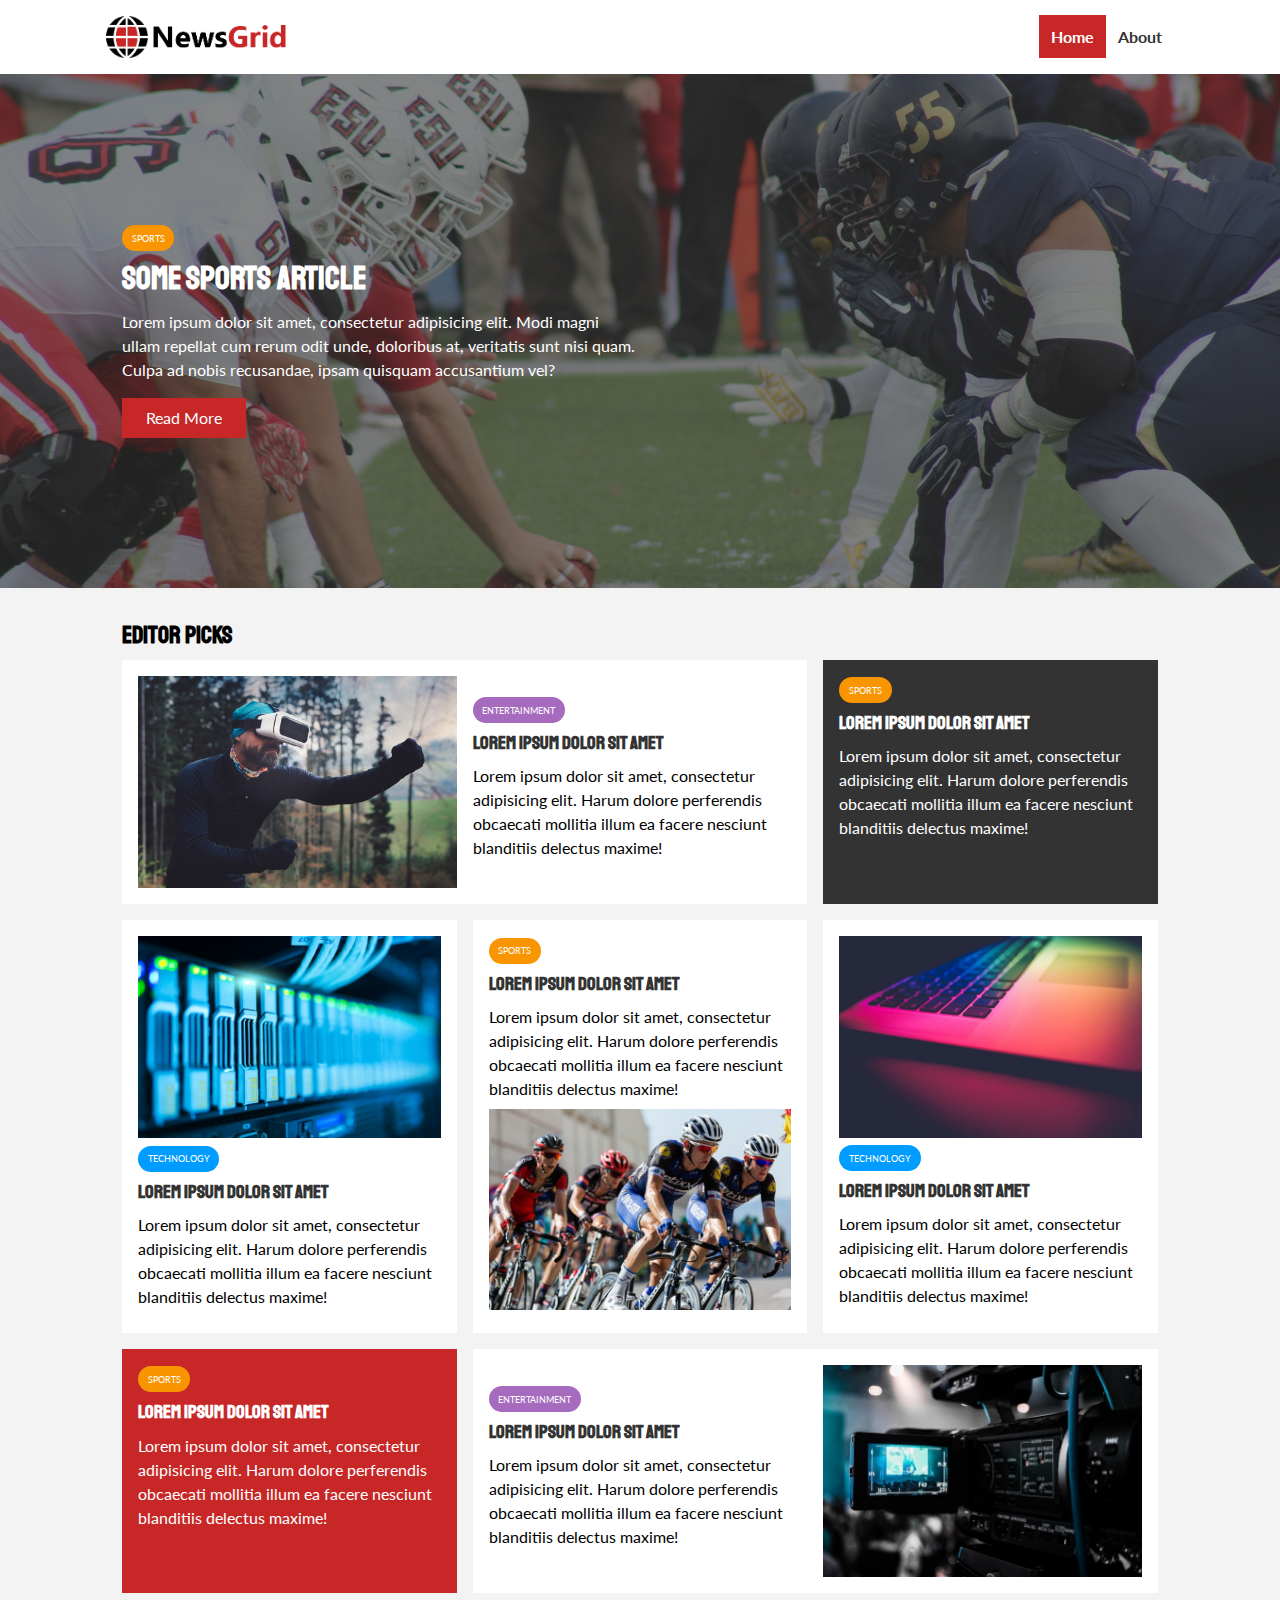
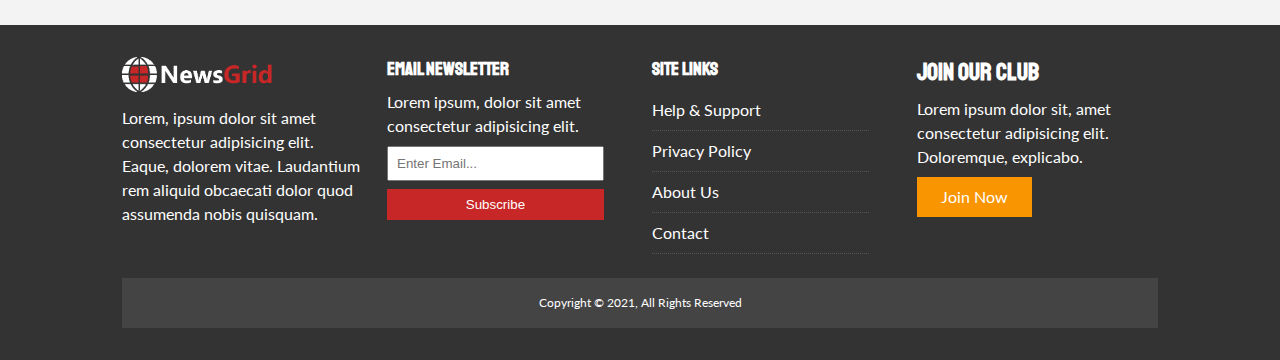
<file: index.html>
<!DOCTYPE html>
<html lang="en">

<head>
    <meta charset="UTF-8">
    <meta http-equiv="X-UA-Compatible" content="IE=edge">
    <meta name="viewport" content="width=device-width, initial-scale=1.0">
    <link rel="stylesheet" href="https://pro.fontawesome.com/releases/v5.10.0/css/all.css"
        integrity="sha384-AYmEC3Yw5cVb3ZcuHtOA93w35dYTsvhLPVnYs9eStHfGJvOvKxVfELGroGkvsg+p" crossorigin="anonymous" />
    <link rel="preconnect" href="https://fonts.gstatic.com">
    <link href="https://fonts.googleapis.com/css2?family=Lato&family=Staatliches&display=swap" rel="stylesheet">
    <link rel="stylesheet" href="css/style.css">
    <link rel="stylesheet" media="screen and (max-width: 768px)" href="css/mobile.css">
    <link rel="shortcut icon" type="image/x-icon" href="favicon.ico">
    <title>Newsgrid | Latest News</title>
</head>

<body>
    <nav id="main-nav">
        <div class="container">
            <img src="img/logo.png" alt="Newsgrid" class="logo">
            <div class="social">
                <a href="http://facebook.com" target="_blank"><i class="fab fa-facebook fa-2x"></i> </a>
                <a href="http://twitter.com" target="_blank"><i class="fab fa-twitter fa-2x"></i> </a>
                <a href="http://instagram.com" target="_blank"><i class="fab fa-instagram fa-2x"></i> </a>
                <a href="http://youtube.com" target="_blank"><i class="fab fa-youtube fa-2x"></i> </a>
            </div>
            <ul>
                <li><a class="current" href="index.html">Home</a></li>
                <li><a href="about.html">About</a></li>
            </ul>
        </div>
    </nav>

    <!-- Showcase -->

    <header id="showcase">
        <div class="container">
            <div class="showcase-container">
                <div class="showcase-content">
                    <div class="category category-sports">Sports</div>
                    <h1>Some Sports Article</h1>
                    <p>Lorem ipsum dolor sit amet, consectetur adipisicing elit. Modi magni ullam repellat cum rerum
                        odit unde, doloribus at, veritatis sunt nisi quam. Culpa ad nobis recusandae, ipsam quisquam
                        accusantium vel?</p>
                    <a href="article.html" class="btn btn-primary">Read More</a>
                </div>
            </div>
        </div>
    </header>

    <!-- Home Articles -->

    <section id="home-articles" class="py-2">
        <div class="container">
            <h2>Editor Picks</h2>
            <div class="articles-container">
                <article class="card">
                    <img src="./img/articles/ent1.jpg" alt="">
                    <div>
                        <div class="category category-ent">Entertainment</div>
                        <h3>
                            <a href="article.html">Lorem ipsum dolor sit amet</a>
                        </h3>
                        <p>Lorem ipsum dolor sit amet, consectetur adipisicing elit. Harum dolore perferendis obcaecati
                            mollitia illum ea facere nesciunt blanditiis delectus maxime!</p>
                    </div>
                </article>
                <article class="card bg-dark">
                    <div class="category category-sports">Sports</div>
                    <h3>
                        <a href="article.html">Lorem ipsum dolor sit amet</a>
                    </h3>
                    <p>Lorem ipsum dolor sit amet, consectetur adipisicing elit. Harum dolore perferendis obcaecati
                        mollitia illum ea facere nesciunt blanditiis delectus maxime!</p>
                </article>
                <article class="card">
                    <img src="/img/articles/tech1.jpg " alt="">
                    <div class="category category-tech">Technology</div>
                    <h3>
                        <a href="article.html">Lorem ipsum dolor sit amet</a>
                    </h3>
                    <p>Lorem ipsum dolor sit amet, consectetur adipisicing elit. Harum dolore perferendis obcaecati
                        mollitia illum ea facere nesciunt blanditiis delectus maxime!</p>
                </article>
                <article class="card">
                    <div class="category category-sports">Sports</div>
                    <h3>
                        <a href="article.html">Lorem ipsum dolor sit amet</a>
                    </h3>
                    <p>Lorem ipsum dolor sit amet, consectetur adipisicing elit. Harum dolore perferendis obcaecati
                        mollitia illum ea facere nesciunt blanditiis delectus maxime!</p>
                    <img src="/img/articles/sports1.jpg " alt="">
                </article>
                <article class="card">
                    <img src="/img/articles/tech2.jpg " alt="">
                    <div class="category category-tech">Technology</div>
                    <h3>
                        <a href="article.html">Lorem ipsum dolor sit amet</a>
                    </h3>
                    <p>Lorem ipsum dolor sit amet, consectetur adipisicing elit. Harum dolore perferendis obcaecati
                        mollitia illum ea facere nesciunt blanditiis delectus maxime!</p>
                </article>
                <article class="card bg-primary">
                    <div class="category category-sports">Sports</div>
                    <h3>
                        <a href="article.html">Lorem ipsum dolor sit amet</a>
                    </h3>
                    <p>Lorem ipsum dolor sit amet, consectetur adipisicing elit. Harum dolore perferendis obcaecati
                        mollitia illum ea facere nesciunt blanditiis delectus maxime!</p>
                </article>
                <article class="card">
                    <div>
                        <div class="category category-ent">Entertainment</div>
                        <h3>
                            <a href="article.html">Lorem ipsum dolor sit amet</a>
                        </h3>
                        <p>Lorem ipsum dolor sit amet, consectetur adipisicing elit. Harum dolore perferendis obcaecati
                            mollitia illum ea facere nesciunt blanditiis delectus maxime!</p>
                    </div>
                    <img src="./img/articles/ent2.jpg" alt="">
                </article>
            </div>
        </div>
    </section>

    <!-- Footer -->

    <footer id="main-footer" class="py-2">
        <div class="container footer-container">
            <div>
                <img src="./img/logo_light.png" alt="NewsGrid">
                <p>Lorem, ipsum dolor sit amet consectetur adipisicing elit. Eaque, dolorem vitae. Laudantium rem
                    aliquid obcaecati dolor quod assumenda nobis quisquam.</p>
            </div>
            <div>
                <h3>Email Newsletter</h3>
                <p>Lorem ipsum, dolor sit amet consectetur adipisicing elit.</p>
                <form name="contact" method="POST" data-netlify="true">
                    <input type="email" name="email" placeholder="Enter Email...">
                    <input type="submit" value="Subscribe" class="btn btn-primary">
                </form>
            </div>
            <div>
                <h3>Site Links</h3>
                <ul class="list">
                    <li><a href="#">Help & Support</a></li>
                    <li><a href="#">Privacy Policy</a></li>
                    <li><a href="#">About Us</a></li>
                    <li><a href="#">Contact</a></li>
                </ul>
            </div>
            <div>
                <h2>Join Our Club</h2>
                <p>Lorem ipsum dolor sit, amet consectetur adipisicing elit. Doloremque, explicabo.</p>
                <a href="#" class="btn btn-secondary">Join Now</a>
            </div>
            <div>
                <p>Copyright &copy; 2021, All Rights Reserved</p>
            </div>
        </div>
    </footer>
</body>

</html>
</file>
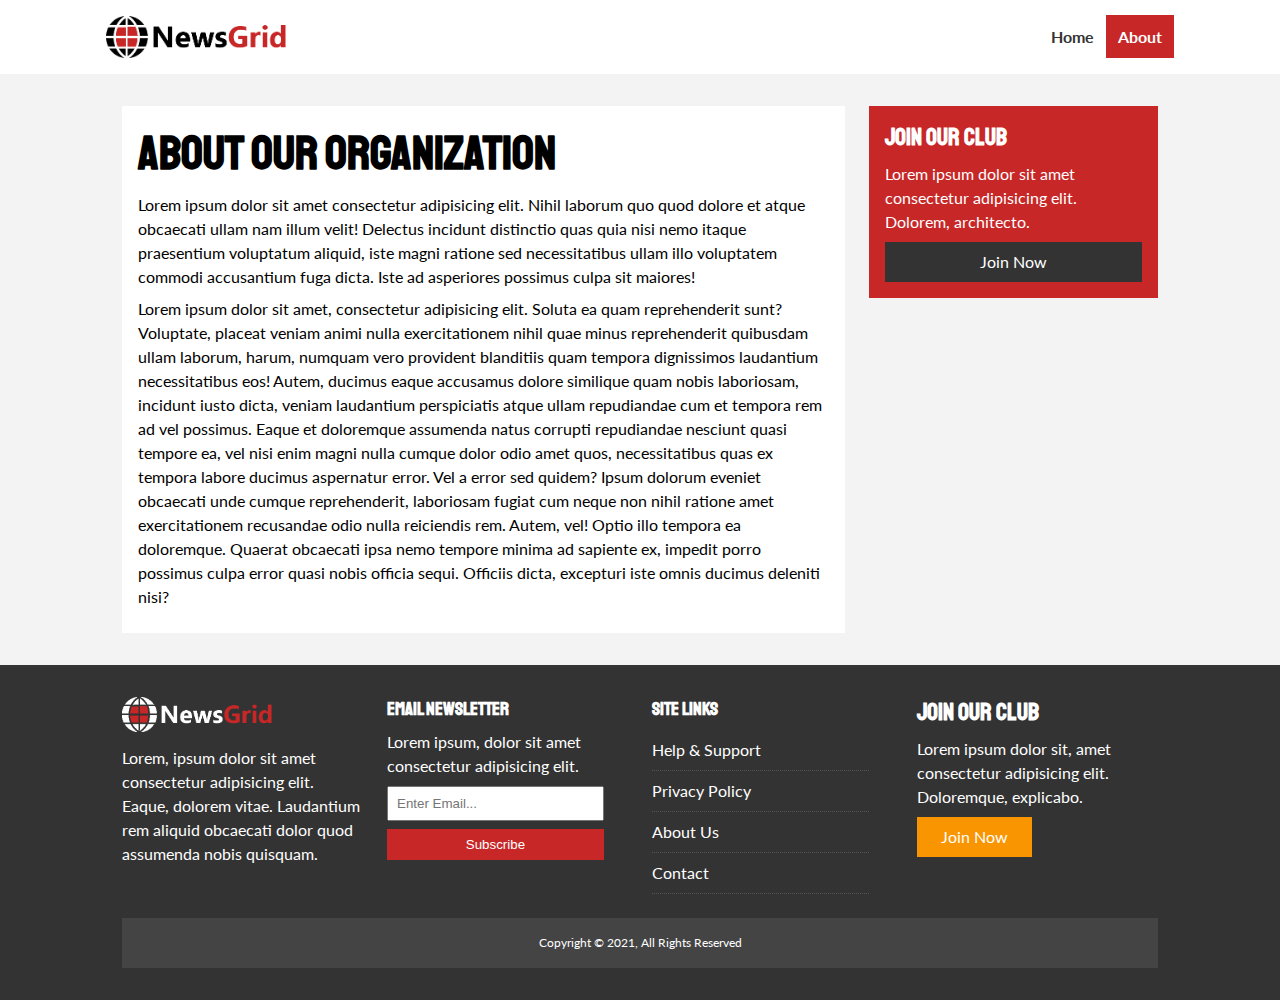
<file: about.html>
<!DOCTYPE html>
<html lang="en">

<head>
    <meta charset="UTF-8">
    <meta http-equiv="X-UA-Compatible" content="IE=edge">
    <meta name="viewport" content="width=device-width, initial-scale=1.0">
    <link rel="stylesheet" href="https://pro.fontawesome.com/releases/v5.10.0/css/all.css"
        integrity="sha384-AYmEC3Yw5cVb3ZcuHtOA93w35dYTsvhLPVnYs9eStHfGJvOvKxVfELGroGkvsg+p" crossorigin="anonymous" />
    <link rel="preconnect" href="https://fonts.gstatic.com">
    <link href="https://fonts.googleapis.com/css2?family=Lato&family=Staatliches&display=swap" rel="stylesheet">
    <link rel="stylesheet" href="css/style.css">
    <link rel="stylesheet" media="screen and (max-width: 768px)" href="css/mobile.css">
    <link rel="shortcut icon" type="image/x-icon" href="favicon.ico">
    <title>Newsgrid | About</title>
</head>

<body>
    <nav id="main-nav">
        <div class="container">
            <img src="img/logo.png" alt="Newsgrid" class="logo">
            <div class="social">
                <a href="http://facebook.com" target="_blank"><i class="fab fa-facebook fa-2x"></i> </a>
                <a href="http://twitter.com" target="_blank"><i class="fab fa-twitter fa-2x"></i> </a>
                <a href="http://instagram.com" target="_blank"><i class="fab fa-instagram fa-2x"></i> </a>
                <a href="http://youtube.com" target="_blank"><i class="fab fa-youtube fa-2x"></i> </a>
            </div>
            <ul>
                <li><a href="index.html">Home</a></li>
                <li><a class="current" href="about.html">About</a></li>
            </ul>
        </div>
    </nav>

    <section id="about">
        <div class="container">
            <div class="page-container">
                <article class="card">
                    <h1 class="l-heading">About Our Organization</h1>
                    <p>Lorem ipsum dolor sit amet consectetur adipisicing elit. Nihil laborum quo quod dolore et atque
                        obcaecati ullam nam illum velit! Delectus incidunt distinctio quas quia nisi nemo itaque
                        praesentium voluptatum aliquid, iste magni ratione sed necessitatibus ullam illo voluptatem
                        commodi accusantium fuga dicta. Iste ad asperiores possimus culpa sit maiores!</p>
                    <p>Lorem ipsum dolor sit amet, consectetur adipisicing elit. Soluta ea quam reprehenderit sunt?
                        Voluptate, placeat veniam animi nulla exercitationem nihil quae minus reprehenderit quibusdam
                        ullam laborum, harum, numquam vero provident blanditiis quam tempora dignissimos laudantium
                        necessitatibus eos! Autem, ducimus eaque accusamus dolore similique quam nobis laboriosam,
                        incidunt iusto dicta, veniam laudantium perspiciatis atque ullam repudiandae cum et tempora rem
                        ad vel possimus. Eaque et doloremque assumenda natus corrupti repudiandae nesciunt quasi tempore
                        ea, vel nisi enim magni nulla cumque dolor odio amet quos, necessitatibus quas ex tempora labore
                        ducimus aspernatur error. Vel a error sed quidem? Ipsum dolorum eveniet obcaecati unde cumque
                        reprehenderit, laboriosam fugiat cum neque non nihil ratione amet exercitationem recusandae odio
                        nulla reiciendis rem. Autem, vel! Optio illo tempora ea doloremque. Quaerat obcaecati ipsa nemo
                        tempore minima ad sapiente ex, impedit porro possimus culpa error quasi nobis officia sequi.
                        Officiis dicta, excepturi iste omnis ducimus deleniti nisi?</p>
                </article>
                <aside class="card bg-primary">
                    <h2>Join Our Club</h2>
                    <p>Lorem ipsum dolor sit amet consectetur adipisicing elit. Dolorem, architecto.</p>
                    <a href="#" class="btn btn-dark btn-block">Join Now</a>
                </aside>
            </div>
        </div>
    </section>

    <!-- Footer -->

    <footer id="main-footer" class="py-2">
        <div class="container footer-container">
            <div>
                <img src="./img/logo_light.png" alt="NewsGrid">
                <p>Lorem, ipsum dolor sit amet consectetur adipisicing elit. Eaque, dolorem vitae. Laudantium rem
                    aliquid obcaecati dolor quod assumenda nobis quisquam.</p>
            </div>
            <div>
                <h3>Email Newsletter</h3>
                <p>Lorem ipsum, dolor sit amet consectetur adipisicing elit.</p>
                <form name="contact" method="POST" data-netlify="true">
                    <input type="email" name="email" placeholder="Enter Email...">
                    <input type="submit" value="Subscribe" class="btn btn-primary">
                </form>
            </div>
            <div>
                <h3>Site Links</h3>
                <ul class="list">
                    <li><a href="#">Help & Support</a></li>
                    <li><a href="#">Privacy Policy</a></li>
                    <li><a href="#">About Us</a></li>
                    <li><a href="#">Contact</a></li>
                </ul>
            </div>
            <div>
                <h2>Join Our Club</h2>
                <p>Lorem ipsum dolor sit, amet consectetur adipisicing elit. Doloremque, explicabo.</p>
                <a href="#" class="btn btn-secondary">Join Now</a>
            </div>
            <div>
                <p>Copyright &copy; 2021, All Rights Reserved</p>
            </div>
        </div>
    </footer>
</body>

</html>
</file>
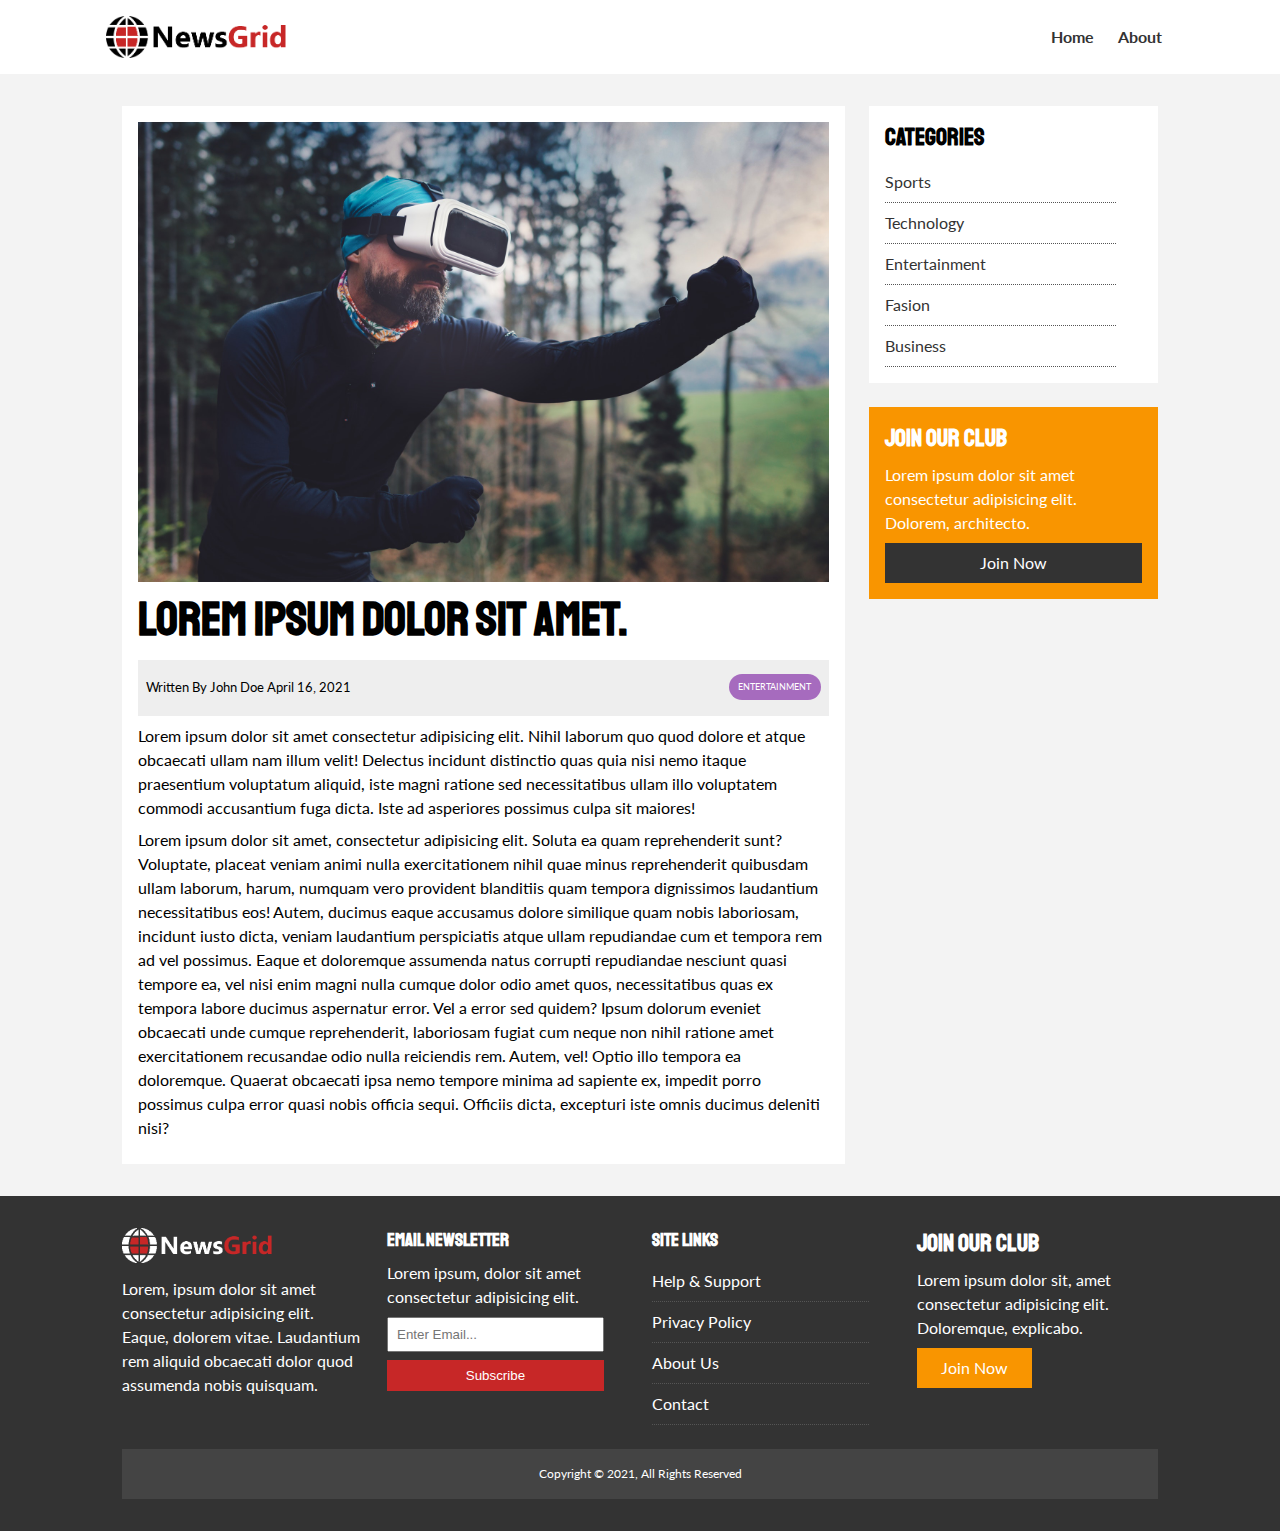
<file: article.html>
<!DOCTYPE html>
<html lang="en">

<head>
    <meta charset="UTF-8">
    <meta http-equiv="X-UA-Compatible" content="IE=edge">
    <meta name="viewport" content="width=device-width, initial-scale=1.0">
    <link rel="stylesheet" href="https://pro.fontawesome.com/releases/v5.10.0/css/all.css"
        integrity="sha384-AYmEC3Yw5cVb3ZcuHtOA93w35dYTsvhLPVnYs9eStHfGJvOvKxVfELGroGkvsg+p" crossorigin="anonymous" />
    <link rel="preconnect" href="https://fonts.gstatic.com">
    <link href="https://fonts.googleapis.com/css2?family=Lato&family=Staatliches&display=swap" rel="stylesheet">
    <link rel="stylesheet" href="css/style.css">
    <link rel="stylesheet" media="screen and (max-width: 768px)" href="css/mobile.css">
    <link rel="shortcut icon" type="image/x-icon" href="favicon.ico">
    <title>Newsgrid | Latest News</title>
</head>

<body>
    <nav id="main-nav">
        <div class="container">
            <img src="img/logo.png" alt="Newsgrid" class="logo">
            <div class="social">
                <a href="http://facebook.com" target="_blank"><i class="fab fa-facebook fa-2x"></i> </a>
                <a href="http://twitter.com" target="_blank"><i class="fab fa-twitter fa-2x"></i> </a>
                <a href="http://instagram.com" target="_blank"><i class="fab fa-instagram fa-2x"></i> </a>
                <a href="http://youtube.com" target="_blank"><i class="fab fa-youtube fa-2x"></i> </a>
            </div>
            <ul>
                <li><a href="index.html">Home</a></li>
                <li><a href="about.html">About</a></li>
            </ul>
        </div>
    </nav>

    <section id="article">
        <div class="container">
            <div class="page-container">
                <article class="card">
                    <img src="./img/articles/ent1.jpg" alt="">
                    <h1 class="l-heading">Lorem ipsum dolor sit amet.</h1>
                    <div class="meta">
                        <small>
                            <i class="fas fa-user"></i> Written By John Doe April 16, 2021
                        </small>
                        <div class="category category-ent">Entertainment</div>
                    </div>
                    <p>Lorem ipsum dolor sit amet consectetur adipisicing elit. Nihil laborum quo quod dolore et atque
                        obcaecati ullam nam illum velit! Delectus incidunt distinctio quas quia nisi nemo itaque
                        praesentium voluptatum aliquid, iste magni ratione sed necessitatibus ullam illo voluptatem
                        commodi accusantium fuga dicta. Iste ad asperiores possimus culpa sit maiores!</p>
                    <p>Lorem ipsum dolor sit amet, consectetur adipisicing elit. Soluta ea quam reprehenderit sunt?
                        Voluptate, placeat veniam animi nulla exercitationem nihil quae minus reprehenderit quibusdam
                        ullam laborum, harum, numquam vero provident blanditiis quam tempora dignissimos laudantium
                        necessitatibus eos! Autem, ducimus eaque accusamus dolore similique quam nobis laboriosam,
                        incidunt iusto dicta, veniam laudantium perspiciatis atque ullam repudiandae cum et tempora rem
                        ad vel possimus. Eaque et doloremque assumenda natus corrupti repudiandae nesciunt quasi tempore
                        ea, vel nisi enim magni nulla cumque dolor odio amet quos, necessitatibus quas ex tempora labore
                        ducimus aspernatur error. Vel a error sed quidem? Ipsum dolorum eveniet obcaecati unde cumque
                        reprehenderit, laboriosam fugiat cum neque non nihil ratione amet exercitationem recusandae odio
                        nulla reiciendis rem. Autem, vel! Optio illo tempora ea doloremque. Quaerat obcaecati ipsa nemo
                        tempore minima ad sapiente ex, impedit porro possimus culpa error quasi nobis officia sequi.
                        Officiis dicta, excepturi iste omnis ducimus deleniti nisi?</p>
                </article>

                <aside id="categories" class="card">
                    <h2>Categories</h2>
                    <ul class="list">
                        <li><a href="#"><i class="fas fa-chevron-right"></i> Sports</a></li>
                        <li><a href="#"><i class="fas fa-chevron-right"></i> Technology</a></li>
                        <li><a href="#"><i class="fas fa-chevron-right"></i> Entertainment</a></li>
                        <li><a href="#"><i class="fas fa-chevron-right"></i> Fasion</a></li>
                        <li><a href="#"><i class="fas fa-chevron-right"></i> Business</a></li>
                    </ul>
                </aside>

                <aside class="card bg-secondary">
                    <h2>Join Our Club</h2>
                    <p>Lorem ipsum dolor sit amet consectetur adipisicing elit. Dolorem, architecto.</p>
                    <a href="#" class="btn btn-dark btn-block">Join Now</a>
                </aside>
            </div>
        </div>
    </section>

    <!-- Footer -->

    <footer id="main-footer" class="py-2">
        <div class="container footer-container">
            <div>
                <img src="./img/logo_light.png" alt="NewsGrid">
                <p>Lorem, ipsum dolor sit amet consectetur adipisicing elit. Eaque, dolorem vitae. Laudantium rem
                    aliquid obcaecati dolor quod assumenda nobis quisquam.</p>
            </div>
            <div>
                <h3>Email Newsletter</h3>
                <p>Lorem ipsum, dolor sit amet consectetur adipisicing elit.</p>
                <form name="contact" method="POST" data-netlify="true">
                    <input type="email" name="email" placeholder="Enter Email...">
                    <input type="submit" value="Subscribe" class="btn btn-primary">
                </form>
            </div>
            <div>
                <h3>Site Links</h3>
                <ul class="list">
                    <li><a href="#">Help & Support</a></li>
                    <li><a href="#">Privacy Policy</a></li>
                    <li><a href="#">About Us</a></li>
                    <li><a href="#">Contact</a></li>
                </ul>
            </div>
            <div>
                <h2>Join Our Club</h2>
                <p>Lorem ipsum dolor sit, amet consectetur adipisicing elit. Doloremque, explicabo.</p>
                <a href="#" class="btn btn-secondary">Join Now</a>
            </div>
            <div>
                <p>Copyright &copy; 2021, All Rights Reserved</p>
            </div>
        </div>
    </footer>
</body>

</html>
</file>
<file: css/style.css>
:root {
  --primary-color: #c72727;
  --secondary-color: #f99500;
  --light-color: #f3f3f3;
  --dark-color: #333;
  --max-width: 1100px;
}

.category {
  --sports-color: #f99500;
  --ent-color: #a66bbe;
  --tech-color: #009cff;
}

* {
  margin: 0;
  padding: 0;
  box-sizing: border-box;
}

body {
  font-family: "Lato", sans-serif;
  line-height: 1.5;
  background: var(--light-color);
}

a {
  color: #333;
  text-decoration: none;
}

ul {
  list-style-type: none;
}

p {
  margin: 0.5rem 0;
}

img {
  width: 100%;
}

h1,
h2,
h3,
h4,
h5,
h6 {
  font-family: "Staatliches", cursive;
  margin-bottom: 0.55rem;
  line-height: 1.3;
}

/* Utility */

.container {
  max-width: var(--max-width);
  margin: auto;
  padding: 0 2rem;
  overflow: hidden;
}

.category {
  display: inline-block;
  color: #fff;
  font-size: 0.55rem;
  text-transform: uppercase;
  padding: 0.4rem 0.6rem;
  border-radius: 15px;
  margin-bottom: 0.5rem;
}

.category-sports {
  background: var(--sports-color);
}

.category-ent {
  background: var(--ent-color);
}

.category-tech {
  background: var(--tech-color);
}

.btn {
  display: inline-block;
  border: none;
  background: var(--dark-color);
  color: #fff;
  padding: 0.5rem 1.5rem;
}

.btn-light {
  background: var(--light-color);
}

.btn-primary {
  background: var(--primary-color);
}
.btn-secondary {
  background: var(--secondary-color);
}

.btn:hover {
  opacity: 0.9;
}

.btn-block {
  display: block;
  width: 100%;
  text-align: center;
}

.card {
  background: #fff;
  padding: 1rem;
}

.bg-dark {
  background: var(--dark-color);
  color: #fff;
}

.bg-primary {
  background: var(--primary-color);
  color: #fff;
}

.bg-secondary {
  background: var(--secondary-color);
  color: #fff;
}

.bg-dark h1,
.bg-dark h2,
.bg-dark h3,
.bg-dark a,
.bg-primary h1,
.bg-primary h2,
.bg-primary h3,
.bg-primary a,
.bg-secondary h1,
.bg-secondary h2,
.bg-secondary h3,
.bg-secondary a {
  color: #fff;
}

.py-1 {
  padding: 1.5rem 0;
}

.py-2 {
  padding: 2rem 0;
}

.py-3 {
  padding: 3rem 0;
}

.p-1 {
  padding: 1.5rem;
}

.p-2 {
  padding: 2rem;
}

.p-3 {
  padding: 3rem;
}

.l-heading {
  font-size: 3rem;
}

.list li {
  padding: 0.5rem 0;
  border-bottom: 1px dotted #555;
  width: 90%;
}

.list li a:hover {
  color: var(--primary-color) !important;
}

/* Inner Page Grid Container */
.page-container {
  display: grid;
  grid-template-columns: 5fr 2fr;
  margin: 2rem 0;
  grid-gap: 1.5rem;
}

.page-container > *:first-child {
  grid-row: 1 / span 3;
}

/* Navigation */

#main-nav {
  background: #fff;
  position: sticky;
  top: 0;
  z-index: 2;
}

#main-nav .container {
  display: grid;
  grid-template-columns: 6fr 3fr 2fr;
  padding: 1rem;
  align-items: center;
}

#main-nav .logo {
  width: 180px;
}

#main-nav ul {
  justify-self: end;
  display: flex;
}

#main-nav ul li a {
  padding: 0.75rem;
  font-weight: bold;
}

#main-nav ul li a.current {
  background: var(--primary-color);
  color: #fff;
}

#main-nav ul li a:hover {
  background: var(--light-color);
  color: var(--dark-color);
}

#main-nav .social {
  justify-self: center;
}
#main-nav .social i {
  color: #777;
  margin-right: 0.5rem;
}

/* Showcase */

#showcase {
  color: #fff;
  background: #333;
  padding: 2rem;
  position: relative;
}

#showcase::before {
  content: "";
  background: url("../img/featured.jpg") no-repeat center center/cover;
  position: absolute;
  top: 0;
  left: 0;
  width: 100%;
  height: 100%;
  opacity: 0.4;
}

#showcase .showcase-container {
  display: grid;
  grid-template-columns: repeat(2, 1fr);
  justify-content: center;
  align-items: center;
  height: 50vh;
}

#showcase .showcase-content {
  z-index: 1;
}

#showcase .showcase-content p {
  margin-bottom: 1rem;
}

/* Home Articles */

#home-articles .articles-container {
  display: grid;
  grid-template-columns: repeat(3, 1fr);
  grid-gap: 1rem;
}

#home-articles .articles-container > *:first-child {
  display: grid;
  grid-template-columns: repeat(2, 1fr);
  grid-gap: 1rem;
  align-items: center;
  grid-column: 1 / span 2;
}

#home-articles .articles-container > *:last-child {
  display: grid;
  grid-template-columns: repeat(2, 1fr);
  grid-gap: 1rem;
  align-items: center;
  grid-column: 2 / span 2;
}

#article .meta {
  display: flex;
  justify-content: space-between;
  align-items: center;
  background-color: #eee;
  padding: 0.5rem;
}

#article .meta .category {
  margin-top: 0.4rem;
}

/* Footer */

#main-footer {
  background: var(--dark-color);
  color: white;
}

#main-footer img {
  width: 150px;
}

#main-footer a {
  color: white;
}

#main-footer .footer-container {
  display: grid;
  grid-template-columns: repeat(4, 1fr);
  grid-gap: 1.5rem;
}

#main-footer .footer-container > *:last-child {
  background: #444;
  grid-column: 1 / span 4;
  padding: 0.5rem;
  text-align: center;
  font-size: 0.75rem;
}

#main-footer .footer-container input[type="email"] {
  width: 90%;
  padding: 0.5rem;
  margin-bottom: 0.5rem;
}

#main-footer .footer-container input[type="submit"] {
  width: 90%;
}
</file>
<file: css/mobile.css>
/* Navigation */
#main-nav .social {
  display: none;
}

#main-nav .container {
  grid-template-columns: 1fr;
  grid-gap: 1.2rem;
}

#main-nav ul,
#main-nav .logo {
  justify-self: center;
}

#main-nav ul li a {
  padding: 0.5rem;
}

#home-articles .articles-container {
  grid-template-columns: repeat(2, 1fr);
}

#home-articles .articles-container > *:first-child,
#home-articles .articles-container > *:last-child {
  grid-template-columns: 1fr;
  grid-column: 1;
}

@media (max-width: 600px) {
  /* Stack grid items */
  #showcase .showcase-container,
  #home-articles .articles-container,
  #main-footer .footer-container {
    grid-template-columns: 1fr;
  }

  #main-footer .footer-container > *:last-child {
    grid-column: 1;
  }

  #main-footer .footer-container > *:first-child,
  #main-footer .footer-container > *:nth-child(2) {
    border-bottom: 1px dotted #444;
    padding-bottom: 1rem;
  }

  .page-container {
    grid-template-columns: 1fr;
    text-align: center;
  }

  .page-container > *:first-child {
    grid-row: 1;
  }

  .l-heading {
    font-size: 2rem;
  }
}
</file>
